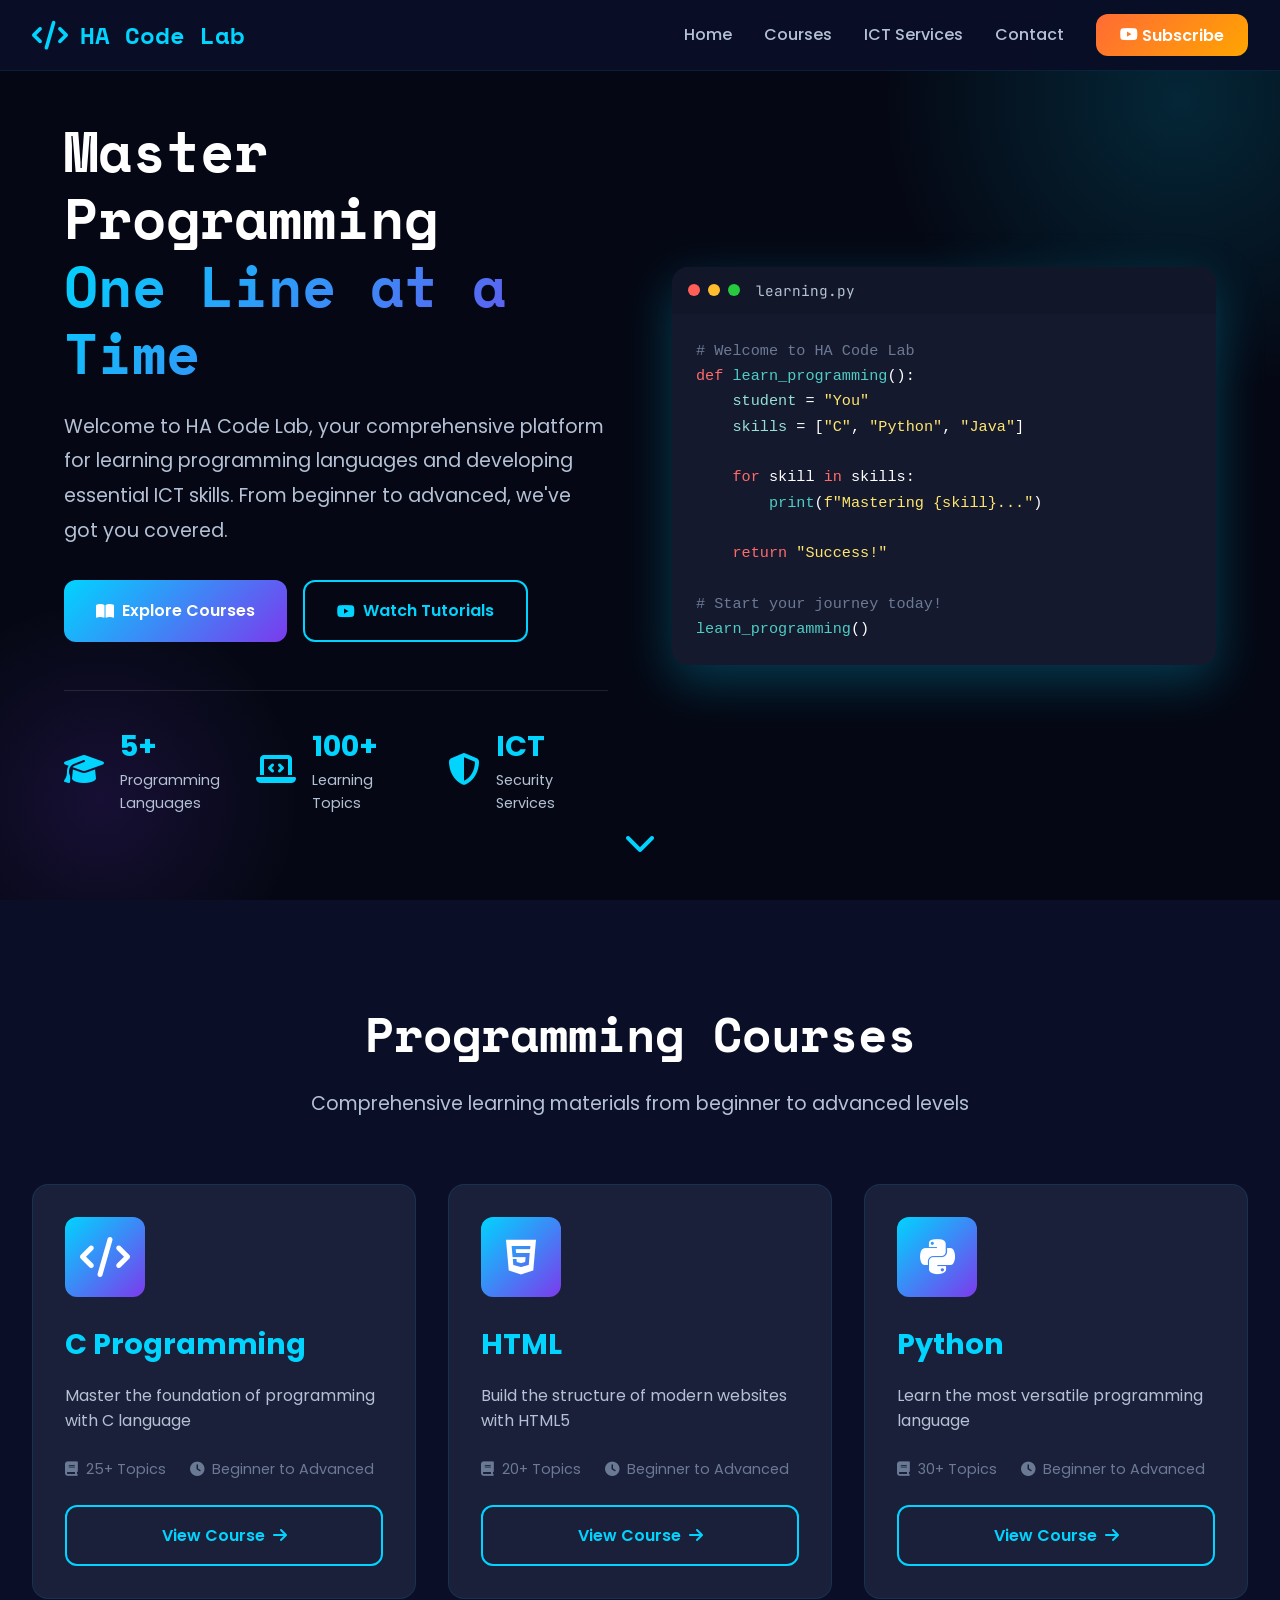
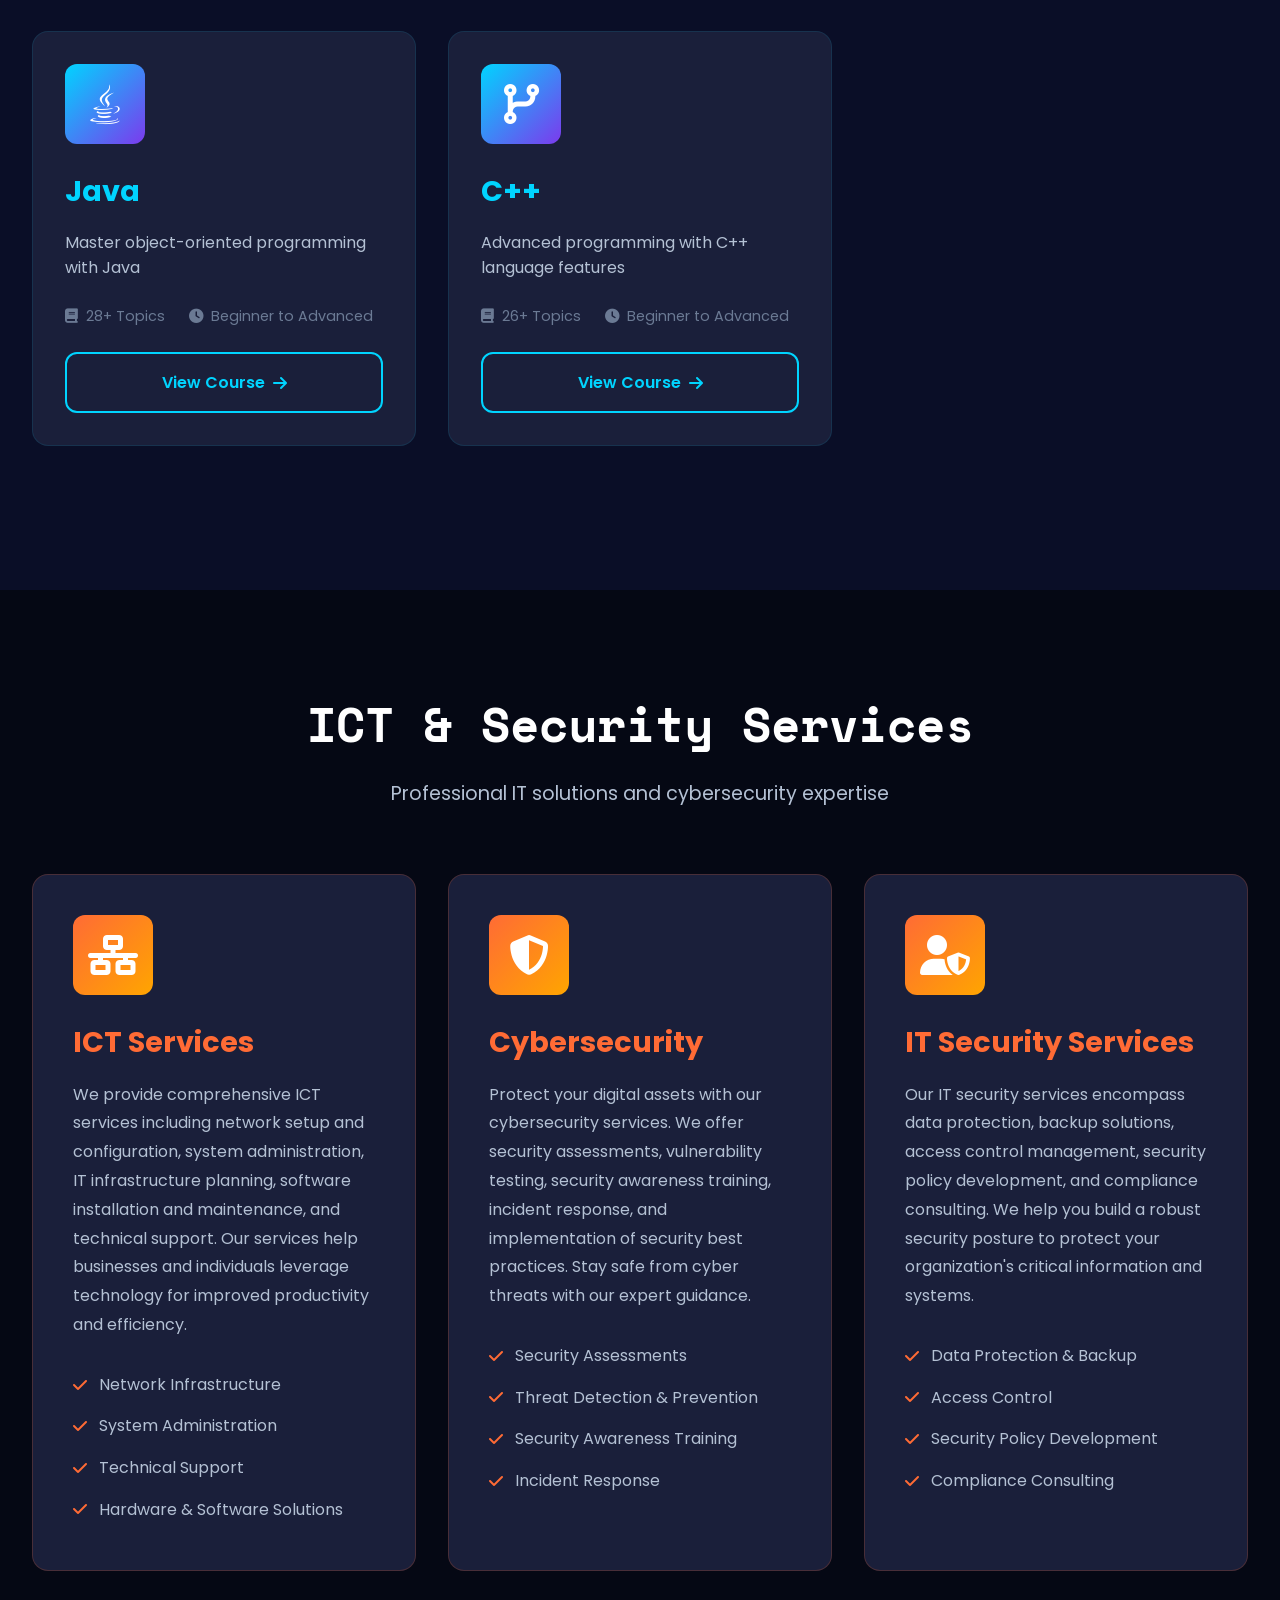
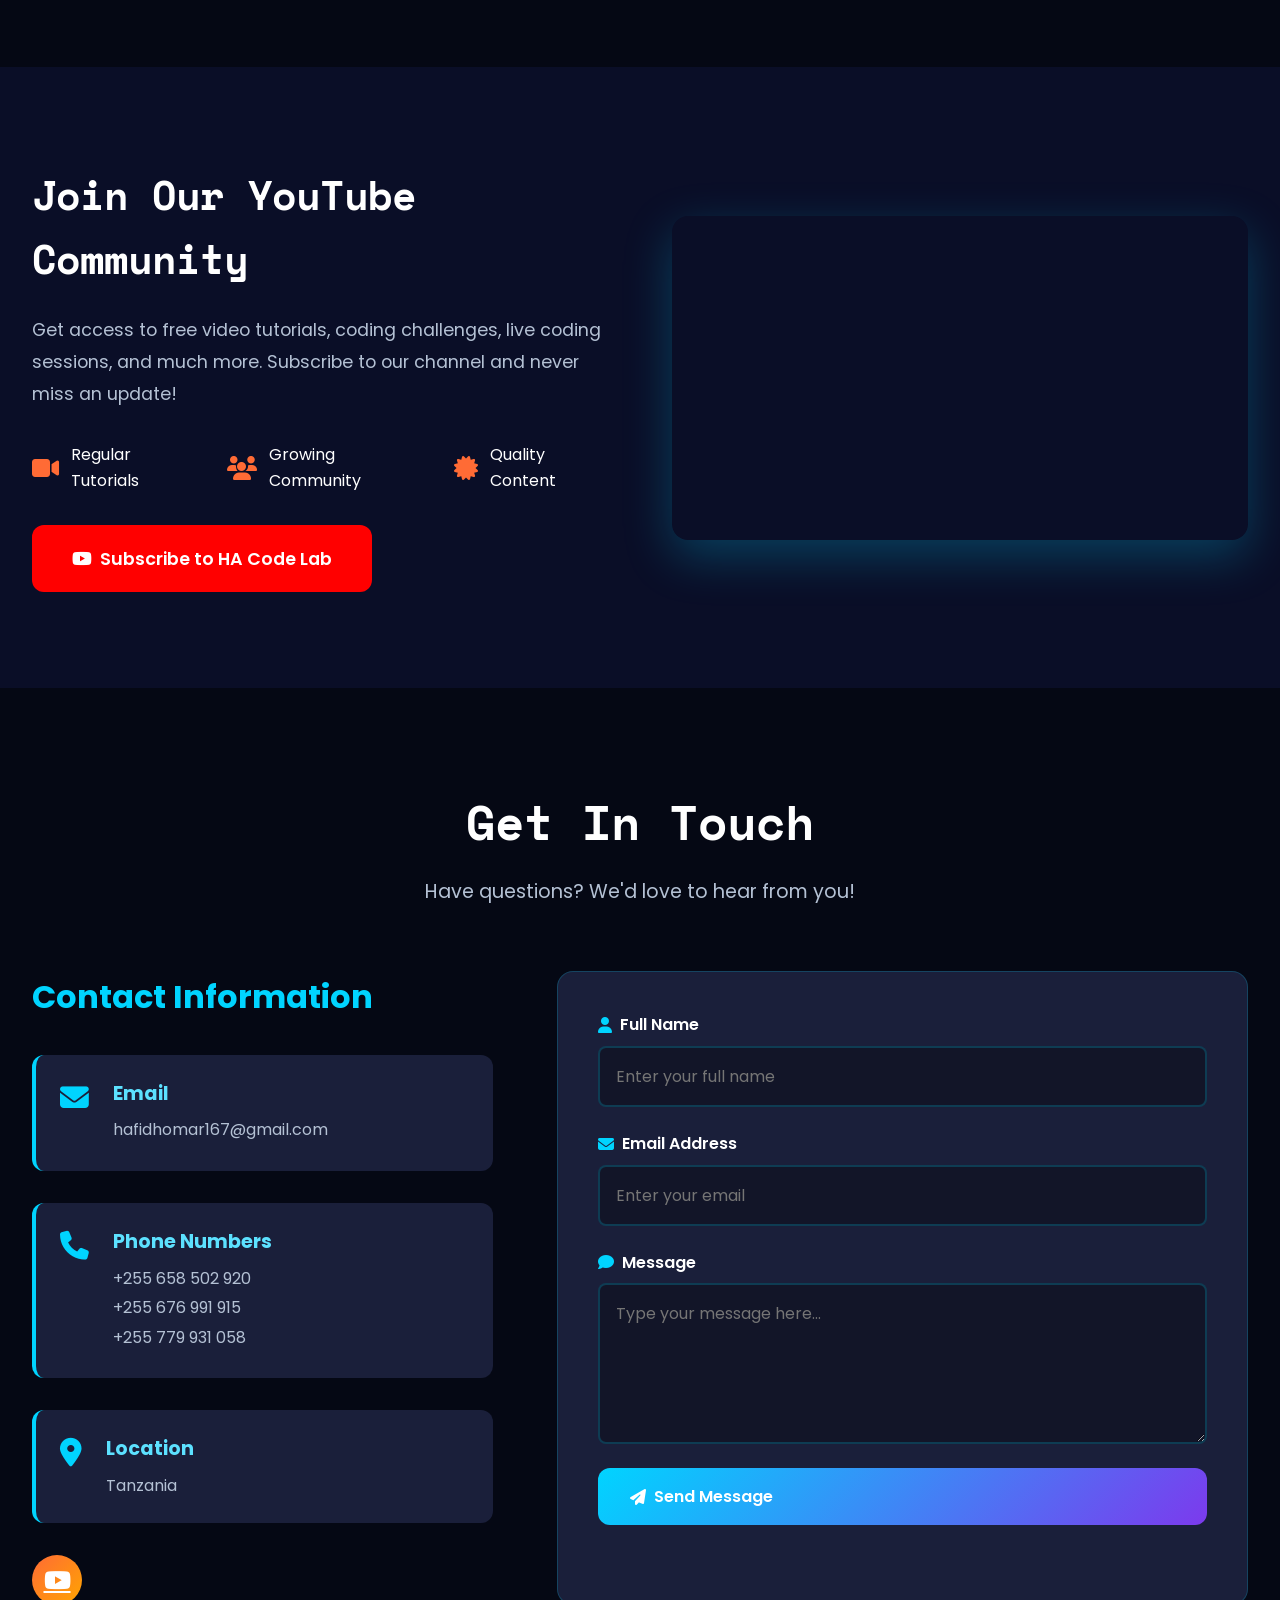
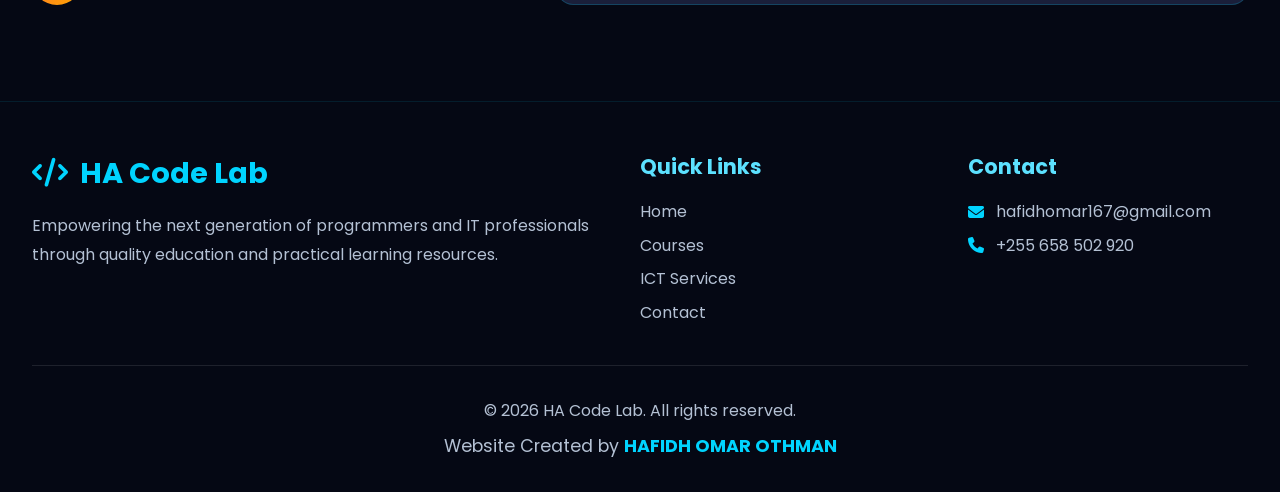
<file: index.html>
<!DOCTYPE html>
<html lang="en">
<head>
    <meta charset="UTF-8">
    <meta name="viewport" content="width=device-width, initial-scale=1.0">
    <meta name="description" content="HA Code Lab - Learn programming languages and ICT skills through comprehensive tutorials and courses">
    <meta name="keywords" content="programming, coding, C, HTML, Python, Java, C++, ICT, cybersecurity">
    <title>HA Code Lab - Learn Programming & ICT Skills</title>
    <link rel="stylesheet" href="style.css">
    <!-- Font Awesome for icons -->
    <link rel="stylesheet" href="https://cdnjs.cloudflare.com/ajax/libs/font-awesome/6.4.0/css/all.min.css">
</head>
<body>
    <!-- Navigation Bar -->
    <nav class="navbar" id="navbar">
        <div class="container">
            <div class="nav-brand">
                <i class="fas fa-code"></i>
                <span>HA Code Lab</span>
            </div>
            <button class="mobile-menu-toggle" id="mobileMenuToggle">
                <i class="fas fa-bars"></i>
            </button>
            <ul class="nav-menu" id="navMenu">
                <li><a href="#home" class="nav-link">Home</a></li>
                <li><a href="#courses" class="nav-link">Courses</a></li>
                <li><a href="#ict-services" class="nav-link">ICT Services</a></li>
                <li><a href="#contact" class="nav-link">Contact</a></li>
                <li><a href="https://youtube.com/@hacodelab?si=zr6g3zUek5f2T9DN" target="_blank" class="nav-link youtube-btn">
                    <i class="fab fa-youtube"></i> Subscribe
                </a></li>
            </ul>
        </div>
    </nav>

    <!-- Hero Section -->
    <section id="home" class="hero">
        <div class="hero-background"></div>
        <div class="container">
            <div class="hero-content">
                <div class="hero-text">
                    <h1 class="hero-title">
                        Master Programming<br>
                        <span class="gradient-text">One Line at a Time</span>
                    </h1>
                    <p class="hero-description">
                        Welcome to HA Code Lab, your comprehensive platform for learning programming languages 
                        and developing essential ICT skills. From beginner to advanced, we've got you covered.
                    </p>
                    <div class="hero-buttons">
                        <a href="#courses" class="btn btn-primary">
                            <i class="fas fa-book-open"></i> Explore Courses
                        </a>
                        <a href="https://youtube.com/@hacodelab?si=zr6g3zUek5f2T9DN" target="_blank" class="btn btn-secondary">
                            <i class="fab fa-youtube"></i> Watch Tutorials
                        </a>
                    </div>
                    <div class="hero-stats">
                        <div class="stat-item">
                            <i class="fas fa-graduation-cap"></i>
                            <div>
                                <h3>5+</h3>
                                <p>Programming Languages</p>
                            </div>
                        </div>
                        <div class="stat-item">
                            <i class="fas fa-laptop-code"></i>
                            <div>
                                <h3>100+</h3>
                                <p>Learning Topics</p>
                            </div>
                        </div>
                        <div class="stat-item">
                            <i class="fas fa-shield-alt"></i>
                            <div>
                                <h3>ICT</h3>
                                <p>Security Services</p>
                            </div>
                        </div>
                    </div>
                </div>
                <div class="hero-image">
                    <div class="code-window">
                        <div class="window-header">
                            <div class="window-buttons">
                                <span class="btn-red"></span>
                                <span class="btn-yellow"></span>
                                <span class="btn-green"></span>
                            </div>
                            <div class="window-title">learning.py</div>
                        </div>
                        <div class="window-content">
                            <pre><code><span class="code-comment"># Welcome to HA Code Lab</span>
<span class="code-keyword">def</span> <span class="code-function">learn_programming</span>():
    <span class="code-variable">student</span> = <span class="code-string">"You"</span>
    <span class="code-variable">skills</span> = [<span class="code-string">"C"</span>, <span class="code-string">"Python"</span>, <span class="code-string">"Java"</span>]
    
    <span class="code-keyword">for</span> skill <span class="code-keyword">in</span> skills:
        <span class="code-function">print</span>(<span class="code-string">f"Mastering {skill}..."</span>)
    
    <span class="code-keyword">return</span> <span class="code-string">"Success!"</span>

<span class="code-comment"># Start your journey today!</span>
<span class="code-function">learn_programming</span>()</code></pre>
                        </div>
                    </div>
                </div>
            </div>
        </div>
        <div class="scroll-indicator">
            <i class="fas fa-chevron-down"></i>
        </div>
    </section>

    <!-- Programming Courses Section -->
    <section id="courses" class="courses-section">
        <div class="container">
            <div class="section-header">
                <h2 class="section-title">Programming Courses</h2>
                <p class="section-subtitle">Comprehensive learning materials from beginner to advanced levels</p>
            </div>

            <!-- Course Cards Grid -->
            <div class="courses-grid">
                <!-- C Programming Course -->
                <div class="course-card" data-course="c">
                    <div class="course-icon">
                        <i class="fas fa-code"></i>
                    </div>
                    <h3>C Programming</h3>
                    <p>Master the foundation of programming with C language</p>
                    <div class="course-meta">
                        <span><i class="fas fa-book"></i> 25+ Topics</span>
                        <span><i class="fas fa-clock"></i> Beginner to Advanced</span>
                    </div>
                    <button class="btn btn-outline" onclick="toggleCourse('c')">
                        View Course <i class="fas fa-arrow-right"></i>
                    </button>
                </div>

                <!-- HTML Course -->
                <div class="course-card" data-course="html">
                    <div class="course-icon">
                        <i class="fab fa-html5"></i>
                    </div>
                    <h3>HTML</h3>
                    <p>Build the structure of modern websites with HTML5</p>
                    <div class="course-meta">
                        <span><i class="fas fa-book"></i> 20+ Topics</span>
                        <span><i class="fas fa-clock"></i> Beginner to Advanced</span>
                    </div>
                    <button class="btn btn-outline" onclick="toggleCourse('html')">
                        View Course <i class="fas fa-arrow-right"></i>
                    </button>
                </div>

                <!-- Python Course -->
                <div class="course-card" data-course="python">
                    <div class="course-icon">
                        <i class="fab fa-python"></i>
                    </div>
                    <h3>Python</h3>
                    <p>Learn the most versatile programming language</p>
                    <div class="course-meta">
                        <span><i class="fas fa-book"></i> 30+ Topics</span>
                        <span><i class="fas fa-clock"></i> Beginner to Advanced</span>
                    </div>
                    <button class="btn btn-outline" onclick="toggleCourse('python')">
                        View Course <i class="fas fa-arrow-right"></i>
                    </button>
                </div>

                <!-- Java Course -->
                <div class="course-card" data-course="java">
                    <div class="course-icon">
                        <i class="fab fa-java"></i>
                    </div>
                    <h3>Java</h3>
                    <p>Master object-oriented programming with Java</p>
                    <div class="course-meta">
                        <span><i class="fas fa-book"></i> 28+ Topics</span>
                        <span><i class="fas fa-clock"></i> Beginner to Advanced</span>
                    </div>
                    <button class="btn btn-outline" onclick="toggleCourse('java')">
                        View Course <i class="fas fa-arrow-right"></i>
                    </button>
                </div>

                <!-- C++ Course -->
                <div class="course-card" data-course="cpp">
                    <div class="course-icon">
                        <i class="fas fa-code-branch"></i>
                    </div>
                    <h3>C++</h3>
                    <p>Advanced programming with C++ language features</p>
                    <div class="course-meta">
                        <span><i class="fas fa-book"></i> 26+ Topics</span>
                        <span><i class="fas fa-clock"></i> Beginner to Advanced</span>
                    </div>
                    <button class="btn btn-outline" onclick="toggleCourse('cpp')">
                        View Course <i class="fas fa-arrow-right"></i>
                    </button>
                </div>
            </div>

            <!-- Course Details (Hidden by default, shown when clicked) -->
            <div id="c-details" class="course-details">
                <div class="course-details-header">
                    <h3><i class="fas fa-code"></i> C Programming - Complete Learning Path</h3>
                    <button class="close-btn" onclick="toggleCourse('c')">
                        <i class="fas fa-times"></i>
                    </button>
                </div>
                <div class="course-content">
                    <div class="topic-category">
                        <h4><i class="fas fa-star"></i> Beginner Level</h4>
                        <ul class="topics-list">
                            <li><i class="fas fa-check-circle"></i> Introduction to C Programming</li>
                            <li><i class="fas fa-check-circle"></i> Setting Up Development Environment</li>
                            <li><i class="fas fa-check-circle"></i> Basic Syntax and Structure</li>
                            <li><i class="fas fa-check-circle"></i> Variables and Data Types</li>
                            <li><i class="fas fa-check-circle"></i> Operators (Arithmetic, Relational, Logical)</li>
                            <li><i class="fas fa-check-circle"></i> Input and Output Functions (printf, scanf)</li>
                            <li><i class="fas fa-check-circle"></i> Control Structures (if, if-else, switch)</li>
                            <li><i class="fas fa-check-circle"></i> Loops (for, while, do-while)</li>
                        </ul>
                    </div>
                    <div class="topic-category">
                        <h4><i class="fas fa-chart-line"></i> Intermediate Level</h4>
                        <ul class="topics-list">
                            <li><i class="fas fa-check-circle"></i> Functions and Function Types</li>
                            <li><i class="fas fa-check-circle"></i> Recursion</li>
                            <li><i class="fas fa-check-circle"></i> Arrays (1D and 2D)</li>
                            <li><i class="fas fa-check-circle"></i> Strings and String Functions</li>
                            <li><i class="fas fa-check-circle"></i> Pointers and Pointer Arithmetic</li>
                            <li><i class="fas fa-check-circle"></i> Dynamic Memory Allocation</li>
                            <li><i class="fas fa-check-circle"></i> Structures and Unions</li>
                            <li><i class="fas fa-check-circle"></i> File Handling</li>
                        </ul>
                    </div>
                    <div class="topic-category">
                        <h4><i class="fas fa-trophy"></i> Advanced Level</h4>
                        <ul class="topics-list">
                            <li><i class="fas fa-check-circle"></i> Preprocessor Directives</li>
                            <li><i class="fas fa-check-circle"></i> Command Line Arguments</li>
                            <li><i class="fas fa-check-circle"></i> Data Structures (Linked Lists, Stacks, Queues)</li>
                            <li><i class="fas fa-check-circle"></i> Trees and Graphs</li>
                            <li><i class="fas fa-check-circle"></i> Sorting and Searching Algorithms</li>
                            <li><i class="fas fa-check-circle"></i> Bitwise Operations</li>
                            <li><i class="fas fa-check-circle"></i> Memory Management Best Practices</li>
                            <li><i class="fas fa-check-circle"></i> Project: Building Real-World Applications</li>
                        </ul>
                    </div>
                </div>
            </div>

            <div id="html-details" class="course-details">
                <div class="course-details-header">
                    <h3><i class="fab fa-html5"></i> HTML - Complete Learning Path</h3>
                    <button class="close-btn" onclick="toggleCourse('html')">
                        <i class="fas fa-times"></i>
                    </button>
                </div>
                <div class="course-content">
                    <div class="topic-category">
                        <h4><i class="fas fa-star"></i> Beginner Level</h4>
                        <ul class="topics-list">
                            <li><i class="fas fa-check-circle"></i> Introduction to HTML and Web Development</li>
                            <li><i class="fas fa-check-circle"></i> HTML Document Structure</li>
                            <li><i class="fas fa-check-circle"></i> HTML Elements and Tags</li>
                            <li><i class="fas fa-check-circle"></i> Headings and Paragraphs</li>
                            <li><i class="fas fa-check-circle"></i> Text Formatting (bold, italic, underline)</li>
                            <li><i class="fas fa-check-circle"></i> Links and Anchors</li>
                            <li><i class="fas fa-check-circle"></i> Images and Multimedia</li>
                            <li><i class="fas fa-check-circle"></i> Lists (ordered, unordered, description)</li>
                        </ul>
                    </div>
                    <div class="topic-category">
                        <h4><i class="fas fa-chart-line"></i> Intermediate Level</h4>
                        <ul class="topics-list">
                            <li><i class="fas fa-check-circle"></i> HTML Tables</li>
                            <li><i class="fas fa-check-circle"></i> Forms and Input Elements</li>
                            <li><i class="fas fa-check-circle"></i> Form Validation Attributes</li>
                            <li><i class="fas fa-check-circle"></i> Semantic HTML5 Elements</li>
                            <li><i class="fas fa-check-circle"></i> Audio and Video Elements</li>
                            <li><i class="fas fa-check-circle"></i> Canvas and SVG Graphics</li>
                            <li><i class="fas fa-check-circle"></i> HTML Entities and Symbols</li>
                            <li><i class="fas fa-check-circle"></i> iFrames and Embedding Content</li>
                        </ul>
                    </div>
                    <div class="topic-category">
                        <h4><i class="fas fa-trophy"></i> Advanced Level</h4>
                        <ul class="topics-list">
                            <li><i class="fas fa-check-circle"></i> HTML5 APIs (Geolocation, Web Storage)</li>
                            <li><i class="fas fa-check-circle"></i> Meta Tags and SEO Optimization</li>
                            <li><i class="fas fa-check-circle"></i> Responsive Design with HTML</li>
                            <li><i class="fas fa-check-circle"></i> Accessibility (ARIA labels, semantic markup)</li>
                            <li><i class="fas fa-check-circle"></i> HTML Best Practices and Standards</li>
                            <li><i class="fas fa-check-circle"></i> Integration with CSS and JavaScript</li>
                            <li><i class="fas fa-check-circle"></i> Project: Building Complete Websites</li>
                        </ul>
                    </div>
                </div>
            </div>

            <div id="python-details" class="course-details">
                <div class="course-details-header">
                    <h3><i class="fab fa-python"></i> Python - Complete Learning Path</h3>
                    <button class="close-btn" onclick="toggleCourse('python')">
                        <i class="fas fa-times"></i>
                    </button>
                </div>
                <div class="course-content">
                    <div class="topic-category">
                        <h4><i class="fas fa-star"></i> Beginner Level</h4>
                        <ul class="topics-list">
                            <li><i class="fas fa-check-circle"></i> Introduction to Python Programming</li>
                            <li><i class="fas fa-check-circle"></i> Installing Python and Setting Up Environment</li>
                            <li><i class="fas fa-check-circle"></i> Variables and Data Types</li>
                            <li><i class="fas fa-check-circle"></i> Basic Operators</li>
                            <li><i class="fas fa-check-circle"></i> Input and Output</li>
                            <li><i class="fas fa-check-circle"></i> Control Flow (if, elif, else)</li>
                            <li><i class="fas fa-check-circle"></i> Loops (for, while)</li>
                            <li><i class="fas fa-check-circle"></i> Functions and Parameters</li>
                            <li><i class="fas fa-check-circle"></i> Lists and List Operations</li>
                            <li><i class="fas fa-check-circle"></i> Tuples and Sets</li>
                        </ul>
                    </div>
                    <div class="topic-category">
                        <h4><i class="fas fa-chart-line"></i> Intermediate Level</h4>
                        <ul class="topics-list">
                            <li><i class="fas fa-check-circle"></i> Dictionaries and Advanced Collections</li>
                            <li><i class="fas fa-check-circle"></i> String Manipulation</li>
                            <li><i class="fas fa-check-circle"></i> File Handling (read, write, append)</li>
                            <li><i class="fas fa-check-circle"></i> Exception Handling</li>
                            <li><i class="fas fa-check-circle"></i> Modules and Packages</li>
                            <li><i class="fas fa-check-circle"></i> Object-Oriented Programming (Classes, Objects)</li>
                            <li><i class="fas fa-check-circle"></i> Inheritance and Polymorphism</li>
                            <li><i class="fas fa-check-circle"></i> Lambda Functions and Map/Filter/Reduce</li>
                            <li><i class="fas fa-check-circle"></i> List Comprehensions</li>
                            <li><i class="fas fa-check-circle"></i> Generators and Iterators</li>
                        </ul>
                    </div>
                    <div class="topic-category">
                        <h4><i class="fas fa-trophy"></i> Advanced Level</h4>
                        <ul class="topics-list">
                            <li><i class="fas fa-check-circle"></i> Decorators and Context Managers</li>
                            <li><i class="fas fa-check-circle"></i> Regular Expressions</li>
                            <li><i class="fas fa-check-circle"></i> Working with JSON and APIs</li>
                            <li><i class="fas fa-check-circle"></i> Database Operations (SQLite, MySQL)</li>
                            <li><i class="fas fa-check-circle"></i> Web Scraping (BeautifulSoup, Requests)</li>
                            <li><i class="fas fa-check-circle"></i> GUI Programming (Tkinter)</li>
                            <li><i class="fas fa-check-circle"></i> Data Analysis (Pandas, NumPy)</li>
                            <li><i class="fas fa-check-circle"></i> Web Development (Flask, Django basics)</li>
                            <li><i class="fas fa-check-circle"></i> Testing and Debugging</li>
                            <li><i class="fas fa-check-circle"></i> Project: Real-World Python Applications</li>
                        </ul>
                    </div>
                </div>
            </div>

            <div id="java-details" class="course-details">
                <div class="course-details-header">
                    <h3><i class="fab fa-java"></i> Java - Complete Learning Path</h3>
                    <button class="close-btn" onclick="toggleCourse('java')">
                        <i class="fas fa-times"></i>
                    </button>
                </div>
                <div class="course-content">
                    <div class="topic-category">
                        <h4><i class="fas fa-star"></i> Beginner Level</h4>
                        <ul class="topics-list">
                            <li><i class="fas fa-check-circle"></i> Introduction to Java and JVM</li>
                            <li><i class="fas fa-check-circle"></i> Setting Up Java Development Kit (JDK)</li>
                            <li><i class="fas fa-check-circle"></i> Basic Syntax and Program Structure</li>
                            <li><i class="fas fa-check-circle"></i> Variables and Data Types</li>
                            <li><i class="fas fa-check-circle"></i> Operators and Expressions</li>
                            <li><i class="fas fa-check-circle"></i> Input and Output</li>
                            <li><i class="fas fa-check-circle"></i> Control Statements (if, switch)</li>
                            <li><i class="fas fa-check-circle"></i> Loops (for, while, do-while)</li>
                            <li><i class="fas fa-check-circle"></i> Arrays</li>
                        </ul>
                    </div>
                    <div class="topic-category">
                        <h4><i class="fas fa-chart-line"></i> Intermediate Level</h4>
                        <ul class="topics-list">
                            <li><i class="fas fa-check-circle"></i> Object-Oriented Programming Concepts</li>
                            <li><i class="fas fa-check-circle"></i> Classes and Objects</li>
                            <li><i class="fas fa-check-circle"></i> Constructors and Methods</li>
                            <li><i class="fas fa-check-circle"></i> Inheritance and Polymorphism</li>
                            <li><i class="fas fa-check-circle"></i> Encapsulation and Abstraction</li>
                            <li><i class="fas fa-check-circle"></i> Interfaces and Abstract Classes</li>
                            <li><i class="fas fa-check-circle"></i> Exception Handling</li>
                            <li><i class="fas fa-check-circle"></i> String Handling</li>
                            <li><i class="fas fa-check-circle"></i> Collections Framework (List, Set, Map)</li>
                            <li><i class="fas fa-check-circle"></i> File I/O Operations</li>
                        </ul>
                    </div>
                    <div class="topic-category">
                        <h4><i class="fas fa-trophy"></i> Advanced Level</h4>
                        <ul class="topics-list">
                            <li><i class="fas fa-check-circle"></i> Multithreading and Concurrency</li>
                            <li><i class="fas fa-check-circle"></i> Generics</li>
                            <li><i class="fas fa-check-circle"></i> Lambda Expressions and Streams</li>
                            <li><i class="fas fa-check-circle"></i> JDBC (Database Connectivity)</li>
                            <li><i class="fas fa-check-circle"></i> Networking and Sockets</li>
                            <li><i class="fas fa-check-circle"></i> Java Swing and JavaFX (GUI)</li>
                            <li><i class="fas fa-check-circle"></i> Design Patterns</li>
                            <li><i class="fas fa-check-circle"></i> Spring Framework Basics</li>
                            <li><i class="fas fa-check-circle"></i> Project: Building Enterprise Applications</li>
                        </ul>
                    </div>
                </div>
            </div>

            <div id="cpp-details" class="course-details">
                <div class="course-details-header">
                    <h3><i class="fas fa-code-branch"></i> C++ - Complete Learning Path</h3>
                    <button class="close-btn" onclick="toggleCourse('cpp')">
                        <i class="fas fa-times"></i>
                    </button>
                </div>
                <div class="course-content">
                    <div class="topic-category">
                        <h4><i class="fas fa-star"></i> Beginner Level</h4>
                        <ul class="topics-list">
                            <li><i class="fas fa-check-circle"></i> Introduction to C++ Programming</li>
                            <li><i class="fas fa-check-circle"></i> Setting Up C++ Environment</li>
                            <li><i class="fas fa-check-circle"></i> Basic Syntax and Structure</li>
                            <li><i class="fas fa-check-circle"></i> Variables and Data Types</li>
                            <li><i class="fas fa-check-circle"></i> Operators</li>
                            <li><i class="fas fa-check-circle"></i> Input/Output Streams (cin, cout)</li>
                            <li><i class="fas fa-check-circle"></i> Control Structures</li>
                            <li><i class="fas fa-check-circle"></i> Loops</li>
                            <li><i class="fas fa-check-circle"></i> Functions</li>
                        </ul>
                    </div>
                    <div class="topic-category">
                        <h4><i class="fas fa-chart-line"></i> Intermediate Level</h4>
                        <ul class="topics-list">
                            <li><i class="fas fa-check-circle"></i> Arrays and Strings</li>
                            <li><i class="fas fa-check-circle"></i> Pointers and References</li>
                            <li><i class="fas fa-check-circle"></i> Dynamic Memory Management</li>
                            <li><i class="fas fa-check-circle"></i> Object-Oriented Programming</li>
                            <li><i class="fas fa-check-circle"></i> Classes and Objects</li>
                            <li><i class="fas fa-check-circle"></i> Constructors and Destructors</li>
                            <li><i class="fas fa-check-circle"></i> Inheritance and Polymorphism</li>
                            <li><i class="fas fa-check-circle"></i> Operator Overloading</li>
                            <li><i class="fas fa-check-circle"></i> File Handling</li>
                        </ul>
                    </div>
                    <div class="topic-category">
                        <h4><i class="fas fa-trophy"></i> Advanced Level</h4>
                        <ul class="topics-list">
                            <li><i class="fas fa-check-circle"></i> Templates and Generic Programming</li>
                            <li><i class="fas fa-check-circle"></i> Standard Template Library (STL)</li>
                            <li><i class="fas fa-check-circle"></i> Exception Handling</li>
                            <li><i class="fas fa-check-circle"></i> Namespaces</li>
                            <li><i class="fas fa-check-circle"></i> Smart Pointers</li>
                            <li><i class="fas fa-check-circle"></i> Move Semantics and Rvalue References</li>
                            <li><i class="fas fa-check-circle"></i> Multithreading and Concurrency</li>
                            <li><i class="fas fa-check-circle"></i> Lambda Expressions</li>
                            <li><i class="fas fa-check-circle"></i> Design Patterns in C++</li>
                            <li><i class="fas fa-check-circle"></i> Project: Advanced C++ Applications</li>
                        </ul>
                    </div>
                </div>
            </div>
        </div>
    </section>

    <!-- ICT Services Section -->
    <section id="ict-services" class="ict-section">
        <div class="container">
            <div class="section-header">
                <h2 class="section-title">ICT & Security Services</h2>
                <p class="section-subtitle">Professional IT solutions and cybersecurity expertise</p>
            </div>

            <div class="services-grid">
                <div class="service-card">
                    <div class="service-icon">
                        <i class="fas fa-network-wired"></i>
                    </div>
                    <h3>ICT Services</h3>
                    <p>
                        We provide comprehensive ICT services including network setup and configuration, 
                        system administration, IT infrastructure planning, software installation and maintenance, 
                        and technical support. Our services help businesses and individuals leverage technology 
                        for improved productivity and efficiency.
                    </p>
                    <ul class="service-features">
                        <li><i class="fas fa-check"></i> Network Infrastructure</li>
                        <li><i class="fas fa-check"></i> System Administration</li>
                        <li><i class="fas fa-check"></i> Technical Support</li>
                        <li><i class="fas fa-check"></i> Hardware & Software Solutions</li>
                    </ul>
                </div>

                <div class="service-card">
                    <div class="service-icon">
                        <i class="fas fa-shield-alt"></i>
                    </div>
                    <h3>Cybersecurity</h3>
                    <p>
                        Protect your digital assets with our cybersecurity services. We offer security assessments, 
                        vulnerability testing, security awareness training, incident response, and implementation of 
                        security best practices. Stay safe from cyber threats with our expert guidance.
                    </p>
                    <ul class="service-features">
                        <li><i class="fas fa-check"></i> Security Assessments</li>
                        <li><i class="fas fa-check"></i> Threat Detection & Prevention</li>
                        <li><i class="fas fa-check"></i> Security Awareness Training</li>
                        <li><i class="fas fa-check"></i> Incident Response</li>
                    </ul>
                </div>

                <div class="service-card">
                    <div class="service-icon">
                        <i class="fas fa-user-shield"></i>
                    </div>
                    <h3>IT Security Services</h3>
                    <p>
                        Our IT security services encompass data protection, backup solutions, access control 
                        management, security policy development, and compliance consulting. We help you build 
                        a robust security posture to protect your organization's critical information and systems.
                    </p>
                    <ul class="service-features">
                        <li><i class="fas fa-check"></i> Data Protection & Backup</li>
                        <li><i class="fas fa-check"></i> Access Control</li>
                        <li><i class="fas fa-check"></i> Security Policy Development</li>
                        <li><i class="fas fa-check"></i> Compliance Consulting</li>
                    </ul>
                </div>
            </div>
        </div>
    </section>

    <!-- YouTube Section -->
    <section class="youtube-section">
        <div class="container">
            <div class="youtube-content">
                <div class="youtube-text">
                    <h2>Join Our YouTube Community</h2>
                    <p>
                        Get access to free video tutorials, coding challenges, live coding sessions, 
                        and much more. Subscribe to our channel and never miss an update!
                    </p>
                    <div class="youtube-stats">
                        <div class="yt-stat">
                            <i class="fas fa-video"></i>
                            <span>Regular Tutorials</span>
                        </div>
                        <div class="yt-stat">
                            <i class="fas fa-users"></i>
                            <span>Growing Community</span>
                        </div>
                        <div class="yt-stat">
                            <i class="fas fa-certificate"></i>
                            <span>Quality Content</span>
                        </div>
                    </div>
                    <a href="https://youtube.com/@hacodelab?si=zr6g3zUek5f2T9DN" target="_blank" class="btn btn-youtube">
                        <i class="fab fa-youtube"></i> Subscribe to HA Code Lab
                    </a>
                </div>
                <div class="youtube-embed">
                    <div class="video-container">
                        <iframe 
                            src="https://www.youtube.com/embed?listType=user_uploads&list=@hacodelab" 
                            frameborder="0" 
                            allow="accelerometer; autoplay; clipboard-write; encrypted-media; gyroscope; picture-in-picture" 
                            allowfullscreen>
                        </iframe>
                    </div>
                </div>
            </div>
        </div>
    </section>

    <!-- Contact Section -->
    <section id="contact" class="contact-section">
        <div class="container">
            <div class="section-header">
                <h2 class="section-title">Get In Touch</h2>
                <p class="section-subtitle">Have questions? We'd love to hear from you!</p>
            </div>

            <div class="contact-content">
                <div class="contact-info">
                    <h3>Contact Information</h3>
                    <div class="info-item">
                        <i class="fas fa-envelope"></i>
                        <div>
                            <h4>Email</h4>
                            <a href="mailto:hafidhomar167@gmail.com">hafidhomar167@gmail.com</a>
                        </div>
                    </div>
                    <div class="info-item">
                        <i class="fas fa-phone"></i>
                        <div>
                            <h4>Phone Numbers</h4>
                            <a href="tel:+255658502920">+255 658 502 920</a>
                            <a href="tel:+255676991915">+255 676 991 915</a>
                            <a href="tel:+255779931058">+255 779 931 058</a>
                        </div>
                    </div>
                    <div class="info-item">
                        <i class="fas fa-map-marker-alt"></i>
                        <div>
                            <h4>Location</h4>
                            <p>Tanzania</p>
                        </div>
                    </div>
                    <div class="social-links">
                        <a href="https://youtube.com/@hacodelab?si=zr6g3zUek5f2T9DN" target="_blank">
                            <i class="fab fa-youtube"></i>
                        </a>
                    </div>
                </div>

                <div class="contact-form-container">
                    <form id="contactForm" class="contact-form">
                        <div class="form-group">
                            <label for="name">
                                <i class="fas fa-user"></i> Full Name
                            </label>
                            <input type="text" id="name" name="name" required placeholder="Enter your full name">
                        </div>
                        <div class="form-group">
                            <label for="email">
                                <i class="fas fa-envelope"></i> Email Address
                            </label>
                            <input type="email" id="email" name="email" required placeholder="Enter your email">
                        </div>
                        <div class="form-group">
                            <label for="message">
                                <i class="fas fa-comment"></i> Message
                            </label>
                            <textarea id="message" name="message" rows="5" required placeholder="Type your message here..."></textarea>
                        </div>
                        <button type="submit" class="btn btn-primary">
                            <i class="fas fa-paper-plane"></i> Send Message
                        </button>
                    </form>
                    <div id="formMessage" class="form-message"></div>
                </div>
            </div>
        </div>
    </section>

    <!-- Footer -->
    <footer class="footer">
        <div class="container">
            <div class="footer-content">
                <div class="footer-about">
                    <h3><i class="fas fa-code"></i> HA Code Lab</h3>
                    <p>
                        Empowering the next generation of programmers and IT professionals through 
                        quality education and practical learning resources.
                    </p>
                </div>
                <div class="footer-links">
                    <h4>Quick Links</h4>
                    <ul>
                        <li><a href="#home">Home</a></li>
                        <li><a href="#courses">Courses</a></li>
                        <li><a href="#ict-services">ICT Services</a></li>
                        <li><a href="#contact">Contact</a></li>
                    </ul>
                </div>
                <div class="footer-contact">
                    <h4>Contact</h4>
                    <p><i class="fas fa-envelope"></i> hafidhomar167@gmail.com</p>
                    <p><i class="fas fa-phone"></i> +255 658 502 920</p>
                </div>
            </div>
            <div class="footer-bottom">
                <p>&copy; 2025 HA Code Lab. All rights reserved.</p>
                <p class="creator">Website Created by <strong>HAFIDH OMAR OTHMAN</strong></p>
            </div>
        </div>
    </footer>

    <!-- Back to Top Button -->
    <button id="backToTop" class="back-to-top">
        <i class="fas fa-arrow-up"></i>
    </button>

    <!-- JavaScript -->
    <script src="script.js"></script>
</body>
</html>
</file>
<file: style.css>
/* ==========================================
   HA CODE LAB - MODERN EDUCATIONAL WEBSITE
   Author: HAFIDH OMAR OTHMAN
   ========================================== */

/* Google Fonts Import */
@import url('https://fonts.googleapis.com/css2?family=Space+Mono:wght@400;700&family=JetBrains+Mono:wght@400;600&family=Poppins:wght@300;400;500;600;700&display=swap');

/* ==========================================
   CSS VARIABLES & ROOT STYLES
   ========================================== */
:root {
    /* Primary Color Palette - Tech-forward with vibrant accents */
    --primary-color: #00d4ff;
    --primary-dark: #00a8cc;
    --primary-light: #5ce1ff;
    --secondary-color: #ff6b35;
    --secondary-dark: #e84a1f;
    --accent-color: #7c3aed;
    --accent-light: #a78bfa;
    
    /* Neutral Colors */
    --dark-bg: #0a0e27;
    --darker-bg: #050814;
    --card-bg: #1a1f3a;
    --text-primary: #ffffff;
    --text-secondary: #b4c1d4;
    --text-muted: #6b7a94;
    
    /* Gradients */
    --gradient-primary: linear-gradient(135deg, #00d4ff 0%, #7c3aed 100%);
    --gradient-secondary: linear-gradient(135deg, #ff6b35 0%, #ffa500 100%);
    --gradient-dark: linear-gradient(135deg, #1a1f3a 0%, #0a0e27 100%);
    
    /* Shadows */
    --shadow-sm: 0 2px 8px rgba(0, 212, 255, 0.1);
    --shadow-md: 0 4px 16px rgba(0, 212, 255, 0.15);
    --shadow-lg: 0 8px 32px rgba(0, 212, 255, 0.2);
    --shadow-xl: 0 16px 48px rgba(0, 212, 255, 0.25);
    
    /* Typography */
    --font-primary: 'Poppins', sans-serif;
    --font-code: 'JetBrains Mono', monospace;
    --font-display: 'Space Mono', monospace;
    
    /* Spacing */
    --spacing-xs: 0.5rem;
    --spacing-sm: 1rem;
    --spacing-md: 2rem;
    --spacing-lg: 4rem;
    --spacing-xl: 6rem;
    
    /* Border Radius */
    --radius-sm: 8px;
    --radius-md: 12px;
    --radius-lg: 16px;
    --radius-xl: 24px;
    
    /* Transitions */
    --transition-fast: 0.2s ease;
    --transition-normal: 0.3s ease;
    --transition-slow: 0.5s ease;
}

/* ==========================================
   RESET & BASE STYLES
   ========================================== */
* {
    margin: 0;
    padding: 0;
    box-sizing: border-box;
}

html {
    scroll-behavior: smooth;
    scroll-padding-top: 80px;
}

body {
    font-family: var(--font-primary);
    background-color: var(--dark-bg);
    color: var(--text-primary);
    line-height: 1.6;
    overflow-x: hidden;
}

/* ==========================================
   NAVIGATION BAR
   ========================================== */
.navbar {
    position: fixed;
    top: 0;
    left: 0;
    right: 0;
    z-index: 1000;
    background: rgba(10, 14, 39, 0.95);
    backdrop-filter: blur(10px);
    border-bottom: 1px solid rgba(0, 212, 255, 0.1);
    transition: var(--transition-normal);
}

.navbar.scrolled {
    background: rgba(10, 14, 39, 0.98);
    box-shadow: var(--shadow-md);
}

.navbar .container {
    display: flex;
    justify-content: space-between;
    align-items: center;
    padding: 1rem 2rem;
    max-width: 1400px;
    margin: 0 auto;
}

.nav-brand {
    display: flex;
    align-items: center;
    gap: 0.75rem;
    font-family: var(--font-display);
    font-size: 1.5rem;
    font-weight: 700;
    color: var(--primary-color);
    text-decoration: none;
}

.nav-brand i {
    font-size: 1.8rem;
}

.nav-menu {
    display: flex;
    list-style: none;
    gap: 2rem;
    align-items: center;
}

.nav-link {
    color: var(--text-secondary);
    text-decoration: none;
    font-weight: 500;
    transition: var(--transition-fast);
    position: relative;
}

.nav-link::after {
    content: '';
    position: absolute;
    bottom: -5px;
    left: 0;
    width: 0;
    height: 2px;
    background: var(--gradient-primary);
    transition: var(--transition-normal);
}

.nav-link:hover {
    color: var(--primary-color);
}

.nav-link:hover::after {
    width: 100%;
}

.youtube-btn {
    background: var(--gradient-secondary);
    padding: 0.6rem 1.5rem;
    border-radius: var(--radius-md);
    color: white !important;
    font-weight: 600;
}

.youtube-btn:hover {
    transform: translateY(-2px);
    box-shadow: var(--shadow-md);
}

.youtube-btn::after {
    display: none;
}

.mobile-menu-toggle {
    display: none;
    background: none;
    border: none;
    color: var(--primary-color);
    font-size: 1.5rem;
    cursor: pointer;
}

/* ==========================================
   HERO SECTION
   ========================================== */
.hero {
    position: relative;
    min-height: 100vh;
    display: flex;
    align-items: center;
    padding: 6rem 2rem 4rem;
    overflow: hidden;
}

.hero-background {
    position: absolute;
    top: 0;
    left: 0;
    right: 0;
    bottom: 0;
    background: var(--darker-bg);
    z-index: -1;
}

.hero-background::before {
    content: '';
    position: absolute;
    width: 600px;
    height: 600px;
    background: radial-gradient(circle, rgba(0, 212, 255, 0.15) 0%, transparent 70%);
    top: -200px;
    right: -200px;
    animation: pulse 8s ease-in-out infinite;
}

.hero-background::after {
    content: '';
    position: absolute;
    width: 400px;
    height: 400px;
    background: radial-gradient(circle, rgba(124, 58, 237, 0.15) 0%, transparent 70%);
    bottom: -100px;
    left: -100px;
    animation: pulse 6s ease-in-out infinite;
}

@keyframes pulse {
    0%, 100% { transform: scale(1); opacity: 0.5; }
    50% { transform: scale(1.2); opacity: 0.8; }
}

.hero .container {
    max-width: 1400px;
    margin: 0 auto;
    width: 100%;
}

.hero-content {
    display: grid;
    grid-template-columns: 1fr 1fr;
    gap: 4rem;
    align-items: center;
}

.hero-title {
    font-size: 3.5rem;
    font-weight: 700;
    line-height: 1.2;
    margin-bottom: 1.5rem;
    font-family: var(--font-display);
}

.gradient-text {
    background: var(--gradient-primary);
    -webkit-background-clip: text;
    -webkit-text-fill-color: transparent;
    background-clip: text;
    display: inline-block;
}

.hero-description {
    font-size: 1.2rem;
    color: var(--text-secondary);
    margin-bottom: 2rem;
    line-height: 1.8;
}

.hero-buttons {
    display: flex;
    gap: 1rem;
    flex-wrap: wrap;
    margin-bottom: 3rem;
}

.btn {
    padding: 1rem 2rem;
    border-radius: var(--radius-md);
    text-decoration: none;
    font-weight: 600;
    display: inline-flex;
    align-items: center;
    gap: 0.5rem;
    transition: var(--transition-normal);
    border: none;
    cursor: pointer;
    font-family: var(--font-primary);
    font-size: 1rem;
}

.btn-primary {
    background: var(--gradient-primary);
    color: white;
}

.btn-primary:hover {
    transform: translateY(-3px);
    box-shadow: var(--shadow-lg);
}

.btn-secondary {
    background: transparent;
    border: 2px solid var(--primary-color);
    color: var(--primary-color);
}

.btn-secondary:hover {
    background: var(--primary-color);
    color: var(--dark-bg);
    transform: translateY(-3px);
}

.hero-stats {
    display: grid;
    grid-template-columns: repeat(3, 1fr);
    gap: 2rem;
    padding-top: 2rem;
    border-top: 1px solid rgba(255, 255, 255, 0.1);
}

.stat-item {
    display: flex;
    align-items: center;
    gap: 1rem;
}

.stat-item i {
    font-size: 2rem;
    color: var(--primary-color);
}

.stat-item h3 {
    font-size: 1.8rem;
    font-weight: 700;
    color: var(--primary-color);
}

.stat-item p {
    font-size: 0.9rem;
    color: var(--text-secondary);
}

/* Code Window Styling */
.code-window {
    background: var(--card-bg);
    border-radius: var(--radius-lg);
    overflow: hidden;
    box-shadow: var(--shadow-xl);
    animation: float 6s ease-in-out infinite;
}

@keyframes float {
    0%, 100% { transform: translateY(0); }
    50% { transform: translateY(-20px); }
}

.window-header {
    background: rgba(0, 0, 0, 0.3);
    padding: 0.75rem 1rem;
    display: flex;
    align-items: center;
    gap: 1rem;
}

.window-buttons {
    display: flex;
    gap: 0.5rem;
}

.window-buttons span {
    width: 12px;
    height: 12px;
    border-radius: 50%;
}

.btn-red { background: #ff5f56; }
.btn-yellow { background: #ffbd2e; }
.btn-green { background: #27c93f; }

.window-title {
    font-family: var(--font-code);
    font-size: 0.9rem;
    color: var(--text-secondary);
}

.window-content {
    padding: 1.5rem;
    background: rgba(0, 0, 0, 0.2);
}

.window-content pre {
    margin: 0;
    font-family: var(--font-code);
    font-size: 0.95rem;
    line-height: 1.6;
}

.code-keyword { color: #ff6b6b; }
.code-function { color: #4ecdc4; }
.code-string { color: #ffe66d; }
.code-variable { color: #95e1d3; }
.code-comment { color: var(--text-muted); }

.scroll-indicator {
    position: absolute;
    bottom: 2rem;
    left: 50%;
    transform: translateX(-50%);
    color: var(--primary-color);
    font-size: 2rem;
    animation: bounce 2s infinite;
}

@keyframes bounce {
    0%, 100% { transform: translateX(-50%) translateY(0); }
    50% { transform: translateX(-50%) translateY(10px); }
}

/* ==========================================
   SECTION STYLES
   ========================================== */
.container {
    max-width: 1400px;
    margin: 0 auto;
    padding: 0 2rem;
}

.section-header {
    text-align: center;
    margin-bottom: 4rem;
}

.section-title {
    font-size: 3rem;
    font-weight: 700;
    margin-bottom: 1rem;
    font-family: var(--font-display);
}

.section-subtitle {
    font-size: 1.2rem;
    color: var(--text-secondary);
}

/* ==========================================
   COURSES SECTION
   ========================================== */
.courses-section {
    padding: var(--spacing-xl) 0;
    background: var(--dark-bg);
}

.courses-grid {
    display: grid;
    grid-template-columns: repeat(auto-fit, minmax(300px, 1fr));
    gap: 2rem;
    margin-bottom: 3rem;
}

.course-card {
    background: var(--card-bg);
    border-radius: var(--radius-lg);
    padding: 2rem;
    border: 1px solid rgba(0, 212, 255, 0.1);
    transition: var(--transition-normal);
    position: relative;
    overflow: hidden;
}

.course-card::before {
    content: '';
    position: absolute;
    top: 0;
    left: 0;
    right: 0;
    height: 4px;
    background: var(--gradient-primary);
    transform: scaleX(0);
    transition: var(--transition-normal);
}

.course-card:hover {
    transform: translateY(-8px);
    box-shadow: var(--shadow-lg);
    border-color: var(--primary-color);
}

.course-card:hover::before {
    transform: scaleX(1);
}

.course-icon {
    width: 80px;
    height: 80px;
    background: var(--gradient-primary);
    border-radius: var(--radius-md);
    display: flex;
    align-items: center;
    justify-content: center;
    font-size: 2.5rem;
    color: white;
    margin-bottom: 1.5rem;
}

.course-card h3 {
    font-size: 1.8rem;
    margin-bottom: 1rem;
    color: var(--primary-color);
}

.course-card p {
    color: var(--text-secondary);
    margin-bottom: 1.5rem;
}

.course-meta {
    display: flex;
    gap: 1.5rem;
    margin-bottom: 1.5rem;
    font-size: 0.9rem;
    color: var(--text-muted);
}

.course-meta span {
    display: flex;
    align-items: center;
    gap: 0.5rem;
}

.btn-outline {
    background: transparent;
    border: 2px solid var(--primary-color);
    color: var(--primary-color);
    width: 100%;
    justify-content: center;
}

.btn-outline:hover {
    background: var(--primary-color);
    color: var(--dark-bg);
}

/* Course Details */
.course-details {
    display: none;
    background: var(--card-bg);
    border-radius: var(--radius-lg);
    padding: 2rem;
    margin-top: 2rem;
    border: 1px solid var(--primary-color);
    animation: slideDown 0.4s ease;
}

.course-details.active {
    display: block;
}

@keyframes slideDown {
    from {
        opacity: 0;
        transform: translateY(-20px);
    }
    to {
        opacity: 1;
        transform: translateY(0);
    }
}

.course-details-header {
    display: flex;
    justify-content: space-between;
    align-items: center;
    margin-bottom: 2rem;
    padding-bottom: 1rem;
    border-bottom: 1px solid rgba(255, 255, 255, 0.1);
}

.course-details-header h3 {
    font-size: 1.8rem;
    color: var(--primary-color);
    display: flex;
    align-items: center;
    gap: 1rem;
}

.close-btn {
    background: transparent;
    border: none;
    color: var(--text-secondary);
    font-size: 1.5rem;
    cursor: pointer;
    padding: 0.5rem;
    transition: var(--transition-fast);
}

.close-btn:hover {
    color: var(--secondary-color);
    transform: rotate(90deg);
}

.course-content {
    display: grid;
    gap: 2rem;
}

.topic-category h4 {
    font-size: 1.5rem;
    margin-bottom: 1rem;
    color: var(--primary-light);
    display: flex;
    align-items: center;
    gap: 0.75rem;
}

.topics-list {
    list-style: none;
    display: grid;
    grid-template-columns: repeat(auto-fit, minmax(300px, 1fr));
    gap: 0.75rem;
}

.topics-list li {
    display: flex;
    align-items: center;
    gap: 0.75rem;
    color: var(--text-secondary);
    padding: 0.75rem;
    background: rgba(0, 212, 255, 0.05);
    border-radius: var(--radius-sm);
    transition: var(--transition-fast);
}

.topics-list li:hover {
    background: rgba(0, 212, 255, 0.1);
    transform: translateX(5px);
}

.topics-list i {
    color: var(--primary-color);
    font-size: 0.9rem;
}

/* ==========================================
   ICT SERVICES SECTION
   ========================================== */
.ict-section {
    padding: var(--spacing-xl) 0;
    background: var(--darker-bg);
}

.services-grid {
    display: grid;
    grid-template-columns: repeat(auto-fit, minmax(350px, 1fr));
    gap: 2rem;
}

.service-card {
    background: var(--card-bg);
    border-radius: var(--radius-lg);
    padding: 2.5rem;
    border: 1px solid rgba(255, 107, 53, 0.2);
    transition: var(--transition-normal);
}

.service-card:hover {
    transform: translateY(-8px);
    box-shadow: 0 8px 32px rgba(255, 107, 53, 0.3);
    border-color: var(--secondary-color);
}

.service-icon {
    width: 80px;
    height: 80px;
    background: var(--gradient-secondary);
    border-radius: var(--radius-md);
    display: flex;
    align-items: center;
    justify-content: center;
    font-size: 2.5rem;
    color: white;
    margin-bottom: 1.5rem;
}

.service-card h3 {
    font-size: 1.8rem;
    margin-bottom: 1rem;
    color: var(--secondary-color);
}

.service-card p {
    color: var(--text-secondary);
    margin-bottom: 1.5rem;
    line-height: 1.8;
}

.service-features {
    list-style: none;
}

.service-features li {
    display: flex;
    align-items: center;
    gap: 0.75rem;
    color: var(--text-secondary);
    padding: 0.5rem 0;
}

.service-features i {
    color: var(--secondary-color);
}

/* ==========================================
   YOUTUBE SECTION
   ========================================== */
.youtube-section {
    padding: var(--spacing-xl) 0;
    background: var(--dark-bg);
}

.youtube-content {
    display: grid;
    grid-template-columns: 1fr 1fr;
    gap: 4rem;
    align-items: center;
}

.youtube-text h2 {
    font-size: 2.5rem;
    margin-bottom: 1.5rem;
    font-family: var(--font-display);
}

.youtube-text p {
    font-size: 1.1rem;
    color: var(--text-secondary);
    margin-bottom: 2rem;
    line-height: 1.8;
}

.youtube-stats {
    display: flex;
    gap: 2rem;
    margin-bottom: 2rem;
}

.yt-stat {
    display: flex;
    align-items: center;
    gap: 0.75rem;
}

.yt-stat i {
    font-size: 1.5rem;
    color: var(--secondary-color);
}

.btn-youtube {
    background: #ff0000;
    color: white;
    padding: 1.2rem 2.5rem;
    font-size: 1.1rem;
}

.btn-youtube:hover {
    background: #cc0000;
    transform: translateY(-3px);
    box-shadow: 0 8px 24px rgba(255, 0, 0, 0.4);
}

.video-container {
    position: relative;
    width: 100%;
    padding-bottom: 56.25%;
    border-radius: var(--radius-lg);
    overflow: hidden;
    box-shadow: var(--shadow-xl);
}

.video-container iframe {
    position: absolute;
    top: 0;
    left: 0;
    width: 100%;
    height: 100%;
}

/* ==========================================
   CONTACT SECTION
   ========================================== */
.contact-section {
    padding: var(--spacing-xl) 0;
    background: var(--darker-bg);
}

.contact-content {
    display: grid;
    grid-template-columns: 1fr 1.5fr;
    gap: 4rem;
}

.contact-info h3 {
    font-size: 2rem;
    margin-bottom: 2rem;
    color: var(--primary-color);
}

.info-item {
    display: flex;
    gap: 1.5rem;
    margin-bottom: 2rem;
    padding: 1.5rem;
    background: var(--card-bg);
    border-radius: var(--radius-md);
    border-left: 4px solid var(--primary-color);
}

.info-item i {
    font-size: 1.8rem;
    color: var(--primary-color);
    margin-top: 0.25rem;
}

.info-item h4 {
    font-size: 1.2rem;
    margin-bottom: 0.5rem;
    color: var(--primary-light);
}

.info-item a {
    color: var(--text-secondary);
    text-decoration: none;
    display: block;
    margin-bottom: 0.25rem;
    transition: var(--transition-fast);
}

.info-item a:hover {
    color: var(--primary-color);
}

.info-item p {
    color: var(--text-secondary);
}

.social-links {
    display: flex;
    gap: 1rem;
    margin-top: 2rem;
}

.social-links a {
    width: 50px;
    height: 50px;
    background: var(--gradient-secondary);
    border-radius: 50%;
    display: flex;
    align-items: center;
    justify-content: center;
    font-size: 1.5rem;
    color: white;
    transition: var(--transition-normal);
}

.social-links a:hover {
    transform: translateY(-5px);
    box-shadow: var(--shadow-md);
}

.contact-form-container {
    background: var(--card-bg);
    padding: 2.5rem;
    border-radius: var(--radius-lg);
    border: 1px solid rgba(0, 212, 255, 0.2);
}

.contact-form {
    display: flex;
    flex-direction: column;
    gap: 1.5rem;
}

.form-group {
    display: flex;
    flex-direction: column;
    gap: 0.5rem;
}

.form-group label {
    font-weight: 600;
    color: var(--text-primary);
    display: flex;
    align-items: center;
    gap: 0.5rem;
}

.form-group i {
    color: var(--primary-color);
}

.form-group input,
.form-group textarea {
    padding: 1rem;
    border: 2px solid rgba(0, 212, 255, 0.2);
    background: rgba(0, 0, 0, 0.3);
    border-radius: var(--radius-sm);
    color: var(--text-primary);
    font-family: var(--font-primary);
    font-size: 1rem;
    transition: var(--transition-fast);
}

.form-group input:focus,
.form-group textarea:focus {
    outline: none;
    border-color: var(--primary-color);
    box-shadow: 0 0 0 3px rgba(0, 212, 255, 0.1);
}

.form-message {
    margin-top: 1rem;
    padding: 1rem;
    border-radius: var(--radius-sm);
    text-align: center;
    font-weight: 600;
    display: none;
}

.form-message.success {
    background: rgba(39, 201, 63, 0.2);
    color: #27c93f;
    border: 1px solid #27c93f;
    display: block;
}

.form-message.error {
    background: rgba(255, 95, 86, 0.2);
    color: #ff5f56;
    border: 1px solid #ff5f56;
    display: block;
}

/* ==========================================
   FOOTER
   ========================================== */
.footer {
    background: var(--darker-bg);
    padding: 3rem 0 1.5rem;
    border-top: 1px solid rgba(0, 212, 255, 0.1);
}

.footer-content {
    display: grid;
    grid-template-columns: 2fr 1fr 1fr;
    gap: 3rem;
    margin-bottom: 2rem;
}

.footer-about h3 {
    font-size: 1.8rem;
    margin-bottom: 1rem;
    color: var(--primary-color);
    display: flex;
    align-items: center;
    gap: 0.75rem;
}

.footer-about p {
    color: var(--text-secondary);
    line-height: 1.8;
}

.footer-links h4,
.footer-contact h4 {
    font-size: 1.3rem;
    margin-bottom: 1rem;
    color: var(--primary-light);
}

.footer-links ul {
    list-style: none;
}

.footer-links a {
    color: var(--text-secondary);
    text-decoration: none;
    display: block;
    margin-bottom: 0.5rem;
    transition: var(--transition-fast);
}

.footer-links a:hover {
    color: var(--primary-color);
    transform: translateX(5px);
}

.footer-contact p {
    color: var(--text-secondary);
    margin-bottom: 0.5rem;
    display: flex;
    align-items: center;
    gap: 0.75rem;
}

.footer-contact i {
    color: var(--primary-color);
}

.footer-bottom {
    text-align: center;
    padding-top: 2rem;
    border-top: 1px solid rgba(255, 255, 255, 0.1);
    color: var(--text-secondary);
}

.footer-bottom p {
    margin-bottom: 0.5rem;
}

.creator {
    font-size: 1.1rem;
}

.creator strong {
    color: var(--primary-color);
}

/* ==========================================
   BACK TO TOP BUTTON
   ========================================== */
.back-to-top {
    position: fixed;
    bottom: 2rem;
    right: 2rem;
    width: 50px;
    height: 50px;
    background: var(--gradient-primary);
    border: none;
    border-radius: 50%;
    color: white;
    font-size: 1.5rem;
    cursor: pointer;
    opacity: 0;
    visibility: hidden;
    transition: var(--transition-normal);
    z-index: 999;
}

.back-to-top.visible {
    opacity: 1;
    visibility: visible;
}

.back-to-top:hover {
    transform: translateY(-5px);
    box-shadow: var(--shadow-lg);
}

/* ==========================================
   RESPONSIVE DESIGN
   ========================================== */
@media (max-width: 1024px) {
    .hero-content,
    .youtube-content {
        grid-template-columns: 1fr;
        gap: 3rem;
    }
    
    .hero-title {
        font-size: 2.8rem;
    }
    
    .section-title {
        font-size: 2.5rem;
    }
    
    .contact-content {
        grid-template-columns: 1fr;
        gap: 3rem;
    }
    
    .footer-content {
        grid-template-columns: 1fr;
        gap: 2rem;
    }
}

@media (max-width: 768px) {
    .mobile-menu-toggle {
        display: block;
    }
    
    .nav-menu {
        position: fixed;
        top: 70px;
        left: -100%;
        width: 100%;
        background: rgba(10, 14, 39, 0.98);
        flex-direction: column;
        padding: 2rem;
        gap: 1rem;
        transition: var(--transition-normal);
        border-top: 1px solid rgba(0, 212, 255, 0.2);
    }
    
    .nav-menu.active {
        left: 0;
    }
    
    .hero {
        padding: 5rem 1rem 3rem;
    }
    
    .hero-title {
        font-size: 2.2rem;
    }
    
    .hero-description {
        font-size: 1rem;
    }
    
    .hero-stats {
        grid-template-columns: 1fr;
        gap: 1.5rem;
    }
    
    .section-title {
        font-size: 2rem;
    }
    
    .section-subtitle {
        font-size: 1rem;
    }
    
    .courses-grid,
    .services-grid {
        grid-template-columns: 1fr;
    }
    
    .topics-list {
        grid-template-columns: 1fr;
    }
    
    .youtube-stats {
        flex-direction: column;
        gap: 1rem;
    }
}

@media (max-width: 480px) {
    .hero-title {
        font-size: 1.8rem;
    }
    
    .hero-buttons {
        flex-direction: column;
    }
    
    .btn {
        width: 100%;
        justify-content: center;
    }
    
    .course-card,
    .service-card {
        padding: 1.5rem;
    }
    
    .contact-form-container {
        padding: 1.5rem;
    }
}

/* ==========================================
   UTILITY ANIMATIONS
   ========================================== */
@keyframes fadeIn {
    from {
        opacity: 0;
        transform: translateY(20px);
    }
    to {
        opacity: 1;
        transform: translateY(0);
    }
}

.fade-in {
    animation: fadeIn 0.6s ease;
}

/* ==========================================
   PRINT STYLES
   ========================================== */
@media print {
    .navbar,
    .back-to-top,
    .scroll-indicator {
        display: none;
    }
}
</file>
